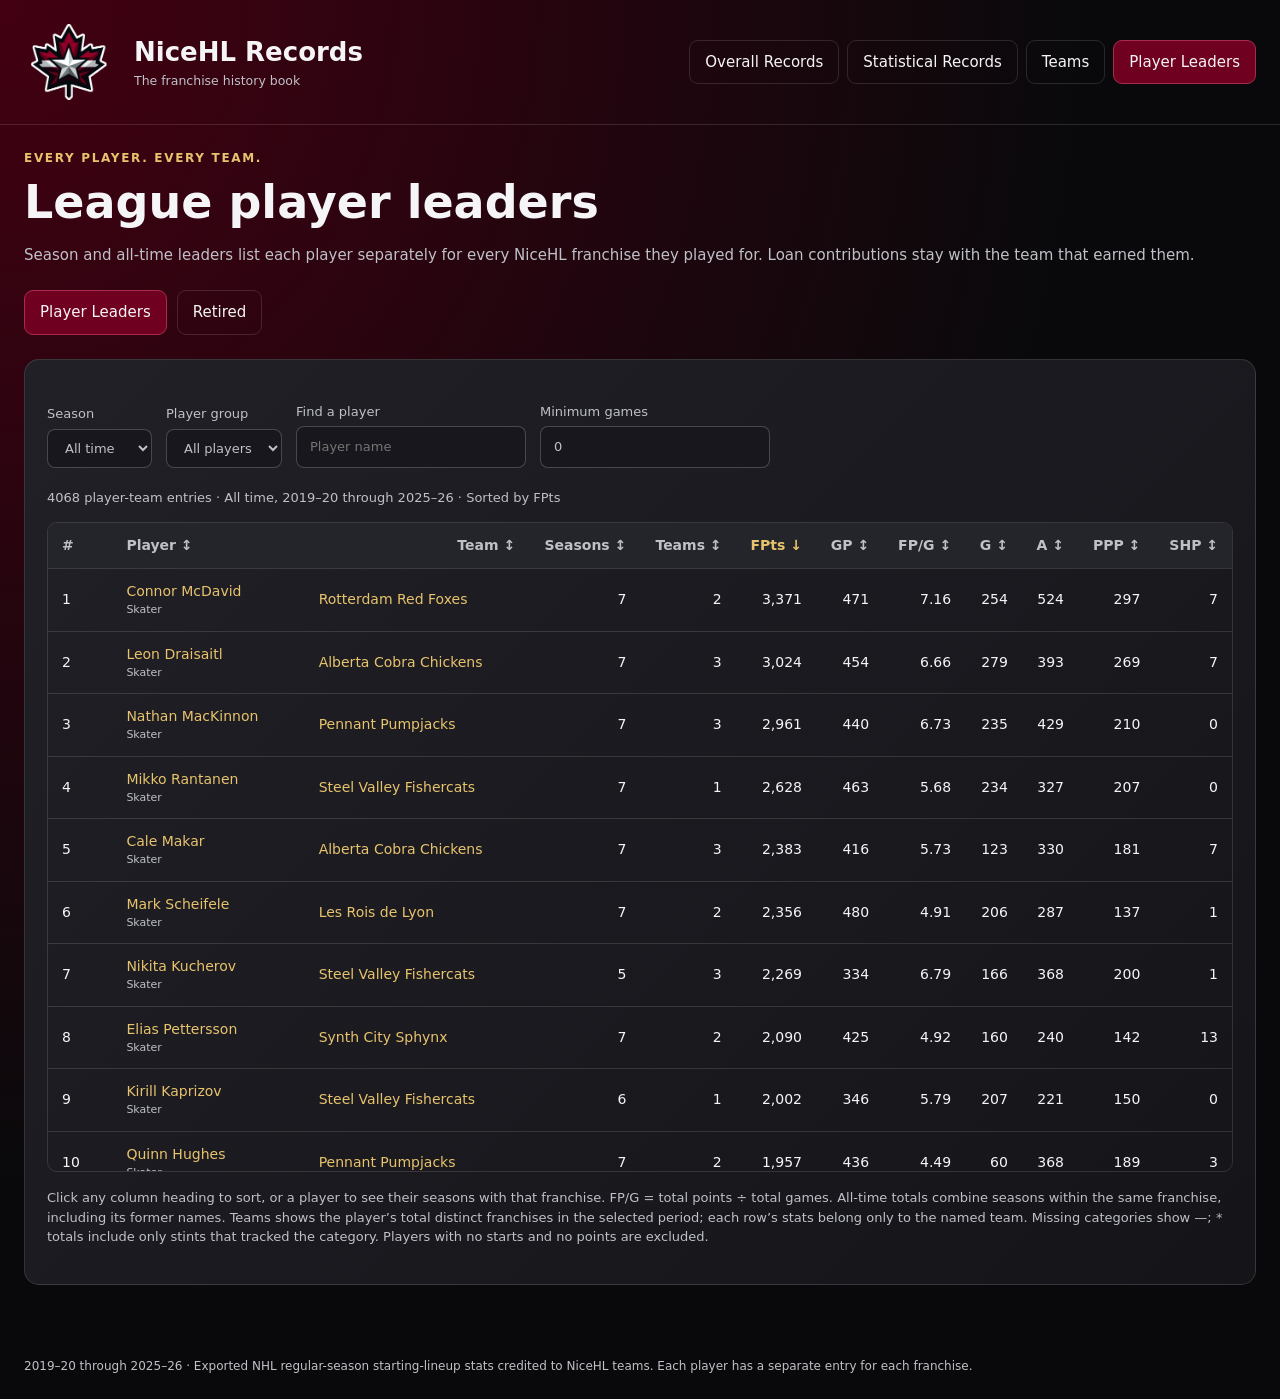
<file: leaders.html>
<!doctype html><html lang="en"><head><meta charset="utf-8"><meta name="viewport" content="width=device-width,initial-scale=1"><title>Player Leaders · NiceHL Records</title><meta name="description" content="NiceHL season and all-time player scoring leaders across all franchises."><link rel="stylesheet" href="assets/teams.css"><script type="module" src="assets/league-leaders.mjs?v=team-rows-2"></script></head><body><header><a class="brand" href="index.html"><img src="assets/nicehl-logo.png" alt="NiceHL"><div><strong>NiceHL Records</strong><small>The franchise history book</small></div></a><nav aria-label="Record book pages"><a href="index.html">Overall Records</a><a href="stats.html">Statistical Records</a><a href="teams.html">Teams</a><a href="leaders.html" aria-current="page">Player Leaders</a></nav></header><main class="shell"><div class="eyebrow">Every player. Every team.</div><h1>League player leaders</h1><p class="muted">Season and all-time leaders list each player separately for every NiceHL franchise they played for. Loan contributions stay with the team that earned them.</p><nav class="subnav" aria-label="Player views"><a href="leaders.html" aria-current="page">Player Leaders</a><a href="retired.html">Retired</a></nav><div id="status" class="status" role="status">Loading player leaders…</div><section id="leaderContent" hidden class="panel"><div class="toolbar"><label>Season<select id="leaderSeason"><option value="all">All time</option></select></label><label>Player group<select id="leaderGroup"><option value="all">All players</option><option value="skaters">Skaters</option><option value="goalies">Goalies</option></select></label><label>Find a player<input id="leaderSearch" type="search" placeholder="Player name"></label><label>Minimum games<input id="minimumGames" type="number" min="0" step="1" value="0"></label></div><p id="leaderCount" class="note" role="status"></p><div id="leaderTable"></div><p class="note" style="margin-top:16px">Click any column heading to sort, or a player to see their seasons with that franchise. FP/G = total points ÷ total games. All-time totals combine seasons within the same franchise, including its former names. Teams shows the player’s total distinct franchises in the selected period; each row’s stats belong only to the named team. Missing categories show —; * totals include only stints that tracked the category. Players with no starts and no points are excluded.</p></section></main><dialog id="playerDialog"><div class="dialog-head"><h2 id="playerTitle"></h2><button id="closePlayer" aria-label="Close player details">Close</button></div><div id="playerDetails"></div></dialog><footer>2019–20 through 2025–26 · Exported NHL regular-season starting-lineup stats credited to NiceHL teams. Each player has a separate entry for each franchise.</footer></body></html>
</file>
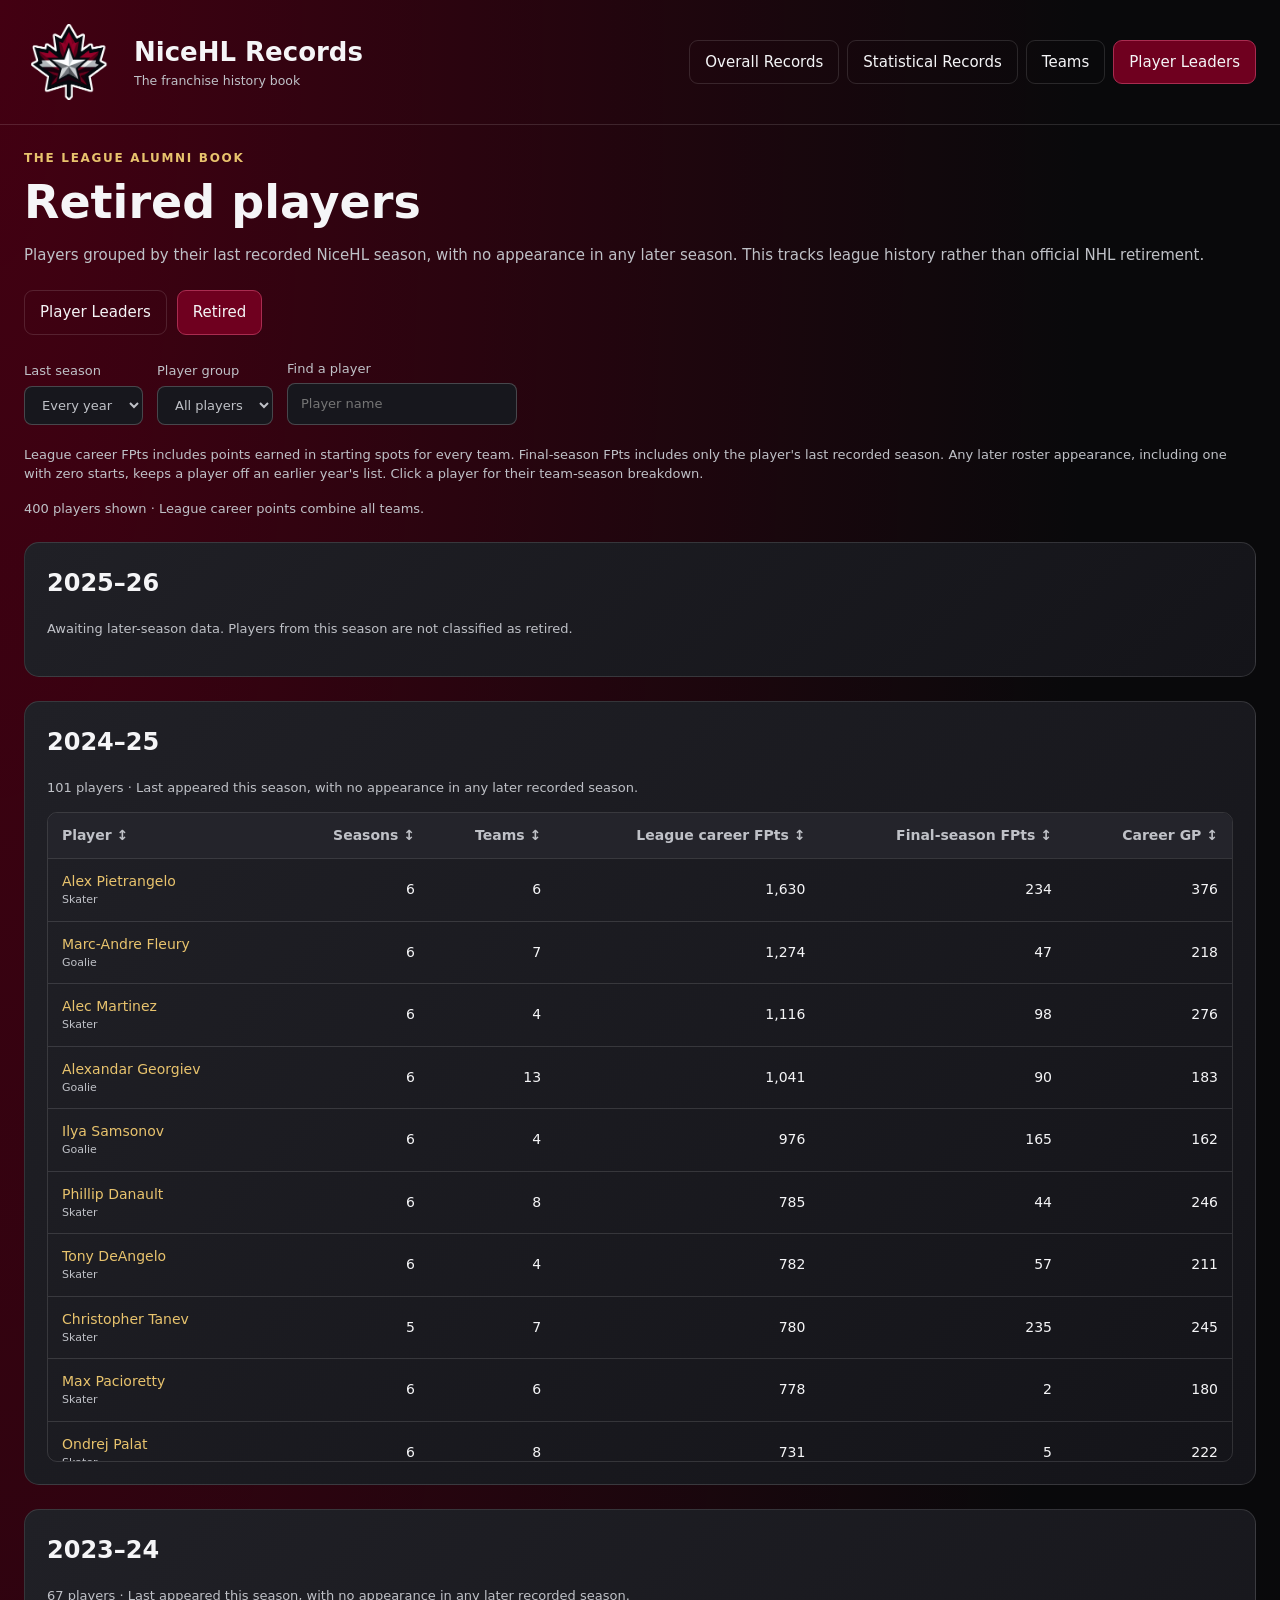
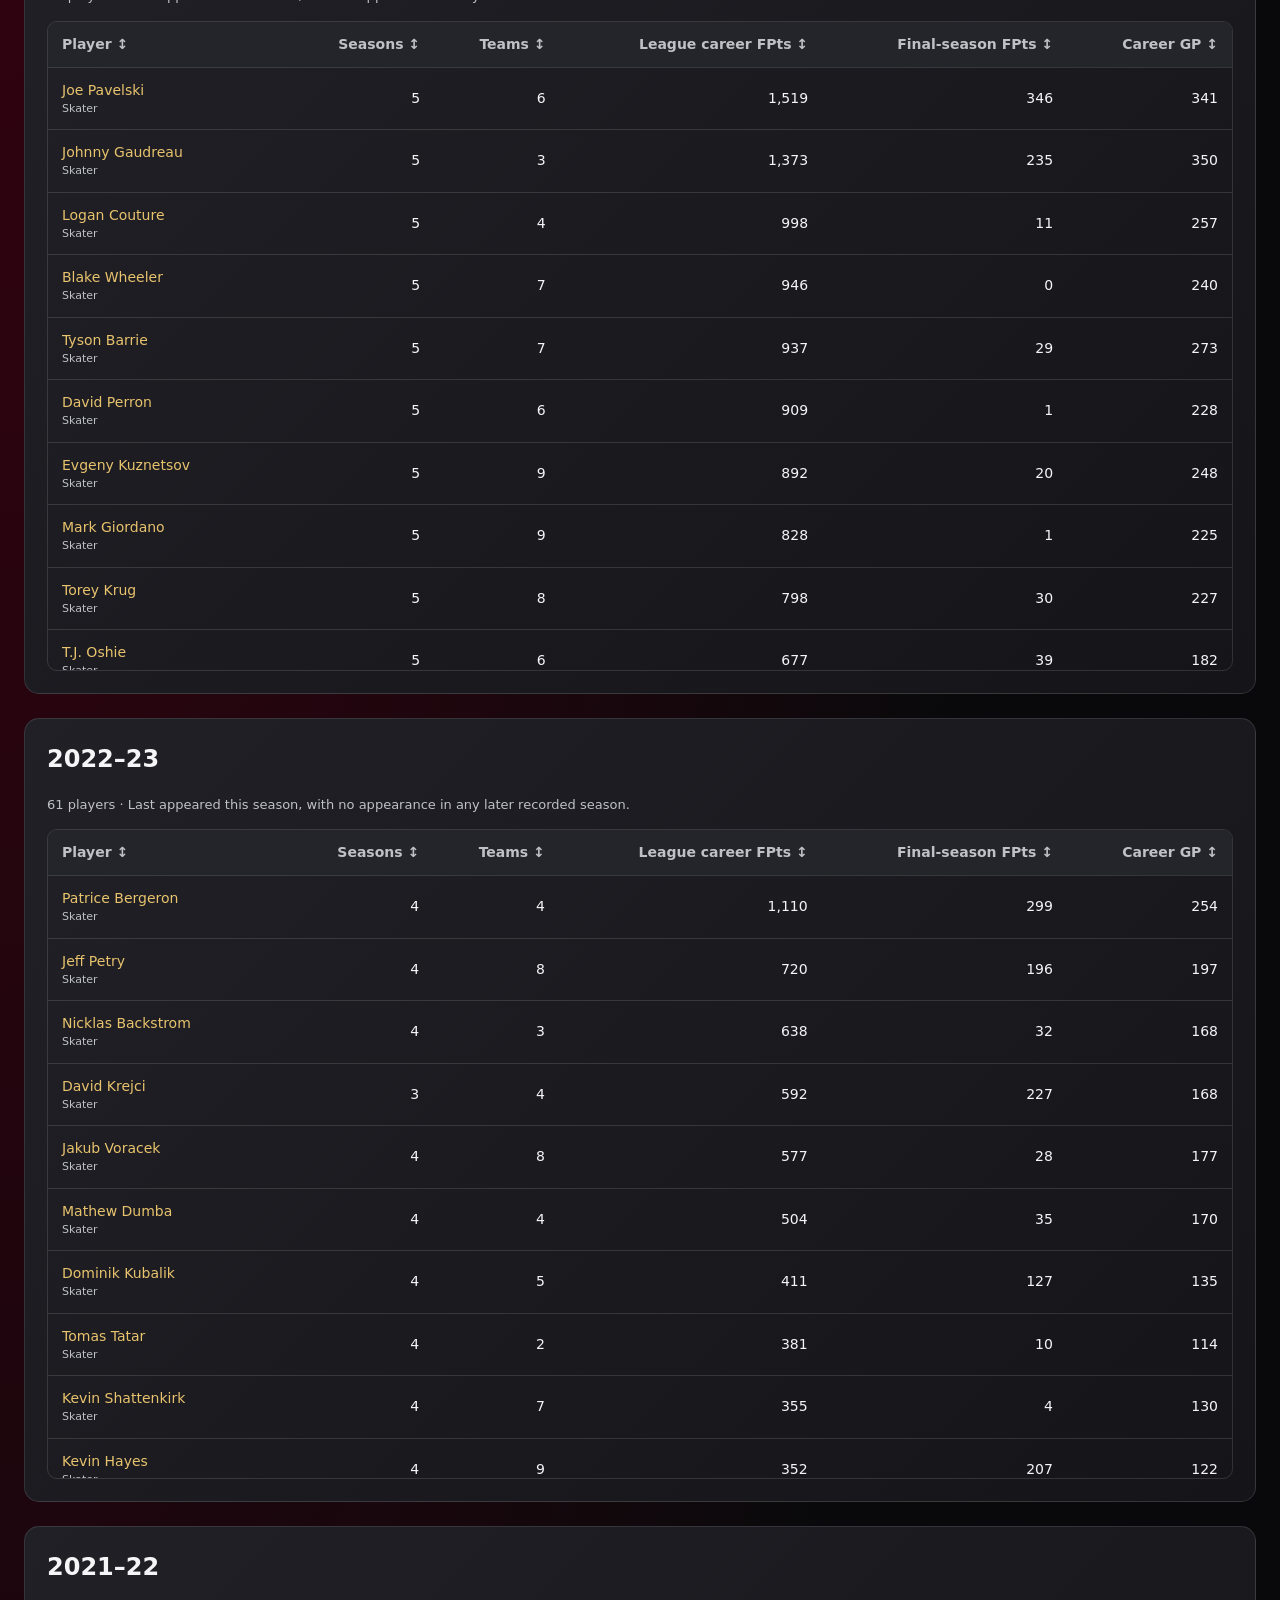
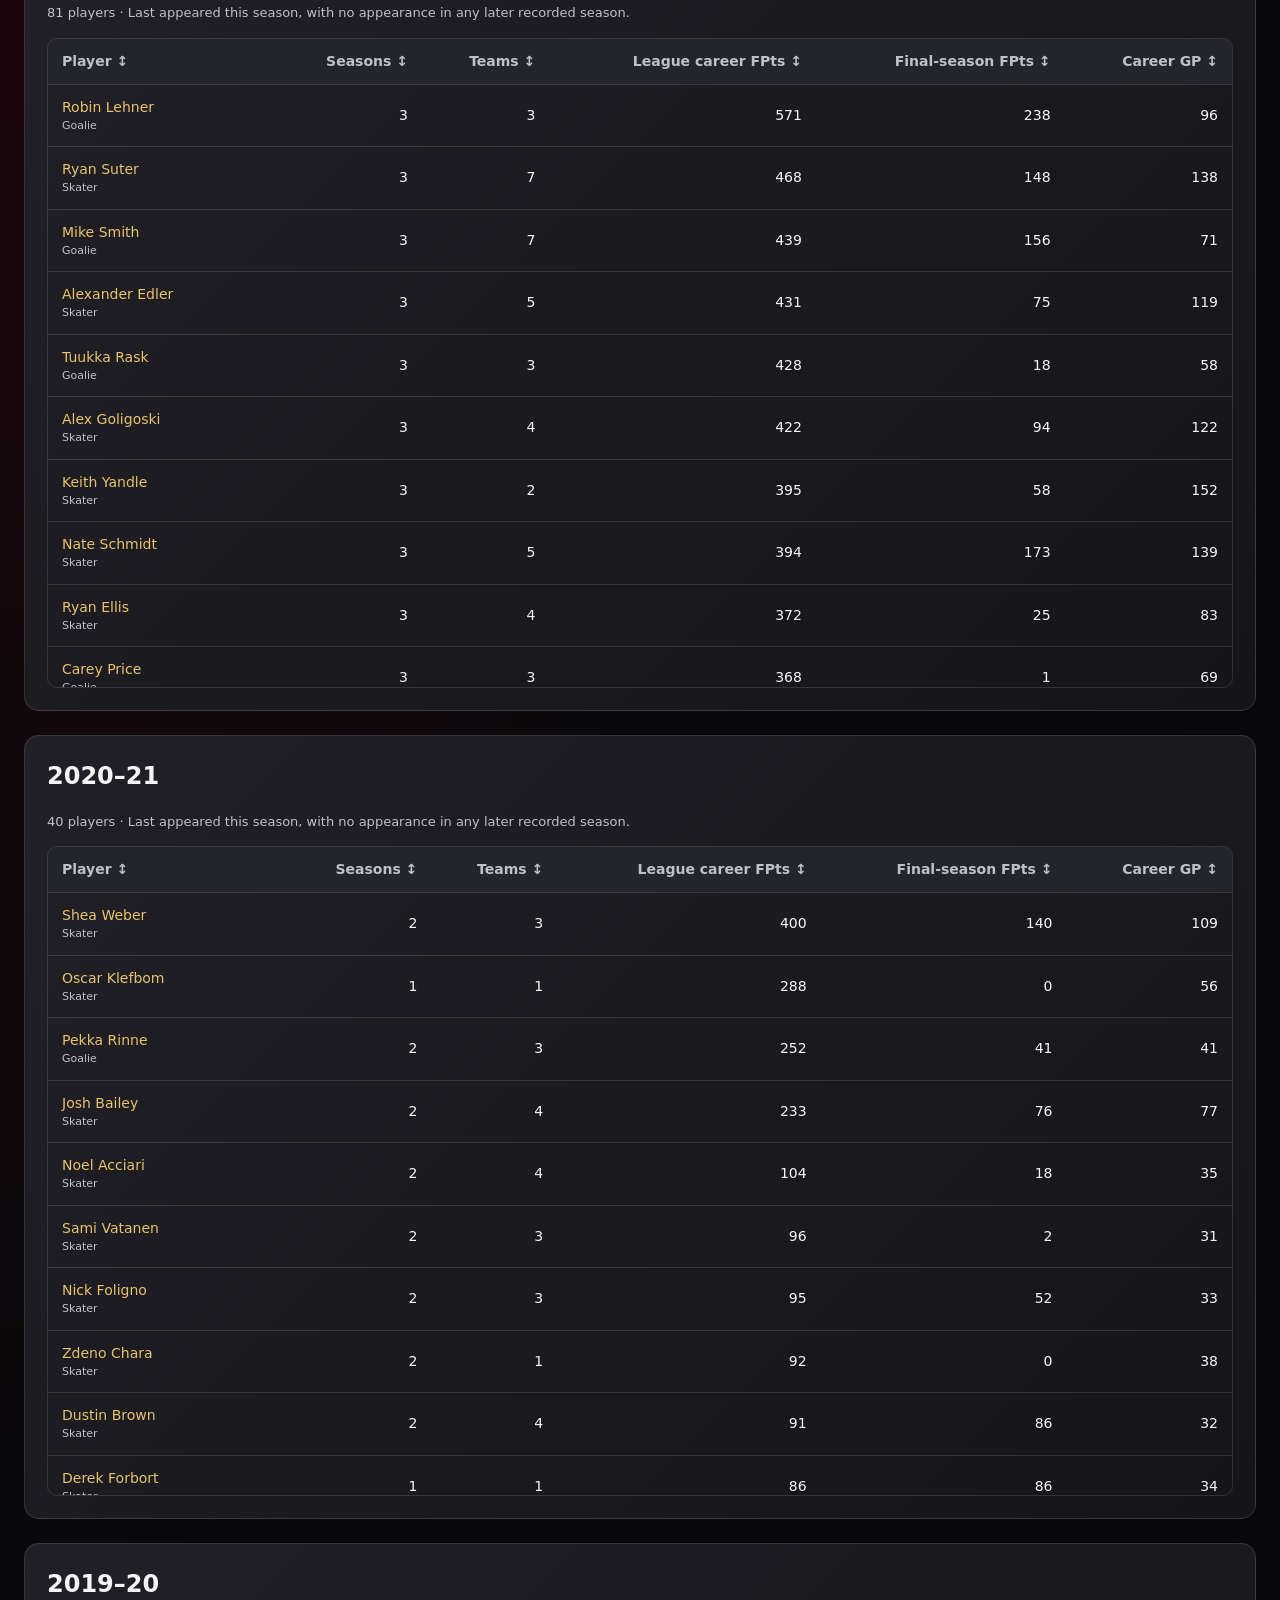
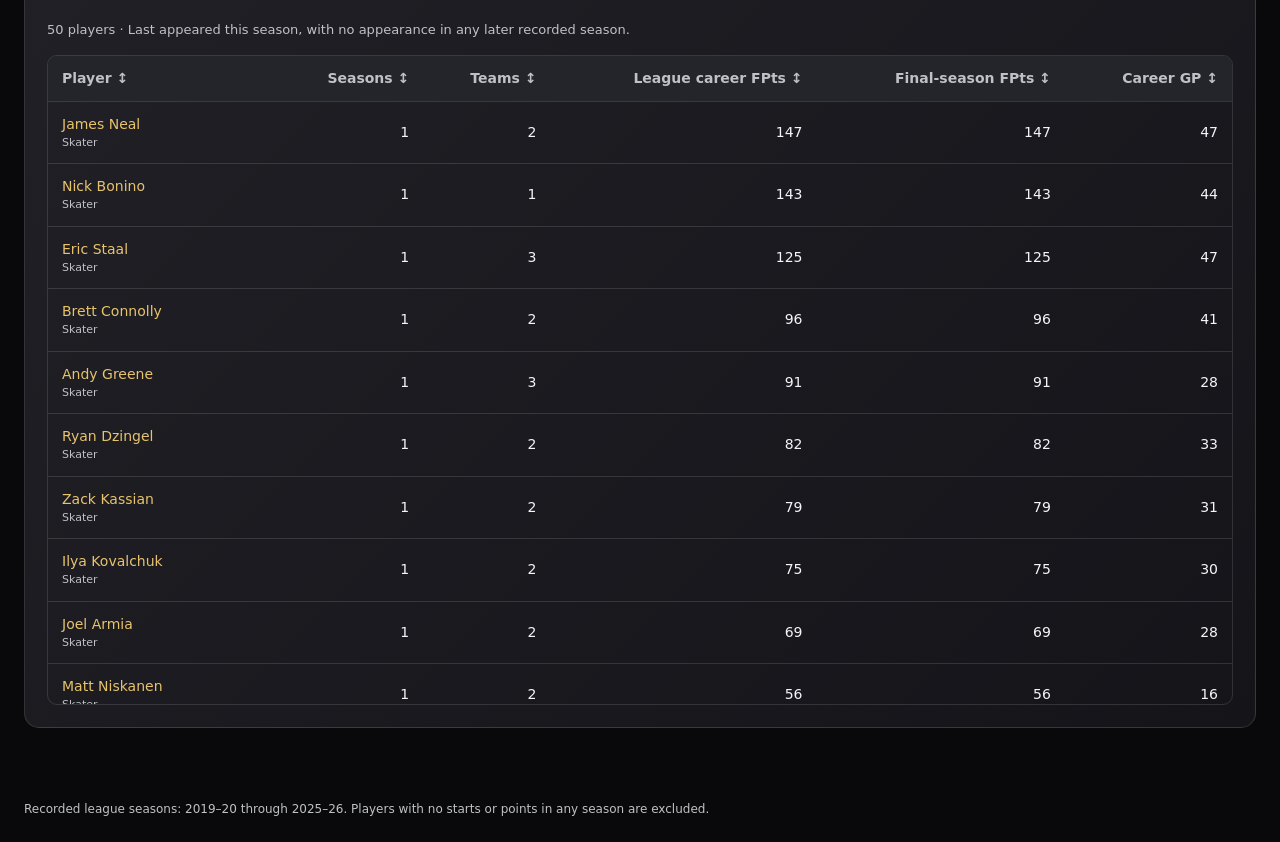
<file: retired.html>
<!doctype html><html lang="en"><head><meta charset="utf-8"><meta name="viewport" content="width=device-width,initial-scale=1"><title>Retired Players · NiceHL Records</title><link rel="stylesheet" href="assets/teams.css"><script type="module" src="assets/retired.mjs?v=retired-1"></script></head><body><header><a class="brand" href="index.html"><img src="assets/nicehl-logo.png" alt="NiceHL"><div><strong>NiceHL Records</strong><small>The franchise history book</small></div></a><nav aria-label="Record book pages"><a href="index.html">Overall Records</a><a href="stats.html">Statistical Records</a><a href="teams.html">Teams</a><a href="leaders.html" aria-current="page">Player Leaders</a></nav></header><main class="shell"><div class="eyebrow">The league alumni book</div><h1>Retired players</h1><p class="muted">Players grouped by their last recorded NiceHL season, with no appearance in any later season. This tracks league history rather than official NHL retirement.</p><nav class="subnav" aria-label="Player views"><a href="leaders.html">Player Leaders</a><a href="retired.html" aria-current="page">Retired</a></nav><div class="toolbar"><label>Last season<select id="retiredSeason"><option value="all">Every year</option></select></label><label>Player group<select id="retiredGroup"><option value="all">All players</option><option value="skaters">Skaters</option><option value="goalies">Goalies</option></select></label><label>Find a player<input id="retiredSearch" type="search" placeholder="Player name"></label></div><p class="note">League career FPts includes points earned in starting spots for every team. Final-season FPts includes only the player's last recorded season. Any later roster appearance, including one with zero starts, keeps a player off an earlier year's list. Click a player for their team-season breakdown.</p><div id="status" class="status" role="status">Loading retired players…</div><p id="retiredCount" class="note" role="status"></p><div id="retiredTables"></div></main><dialog id="playerDialog"><div class="dialog-head"><h2 id="playerTitle"></h2><button id="closePlayer">Close</button></div><div id="playerDetails"></div></dialog><footer>Recorded league seasons: 2019–20 through 2025–26. Players with no starts or points in any season are excluded.</footer></body></html>
</file>
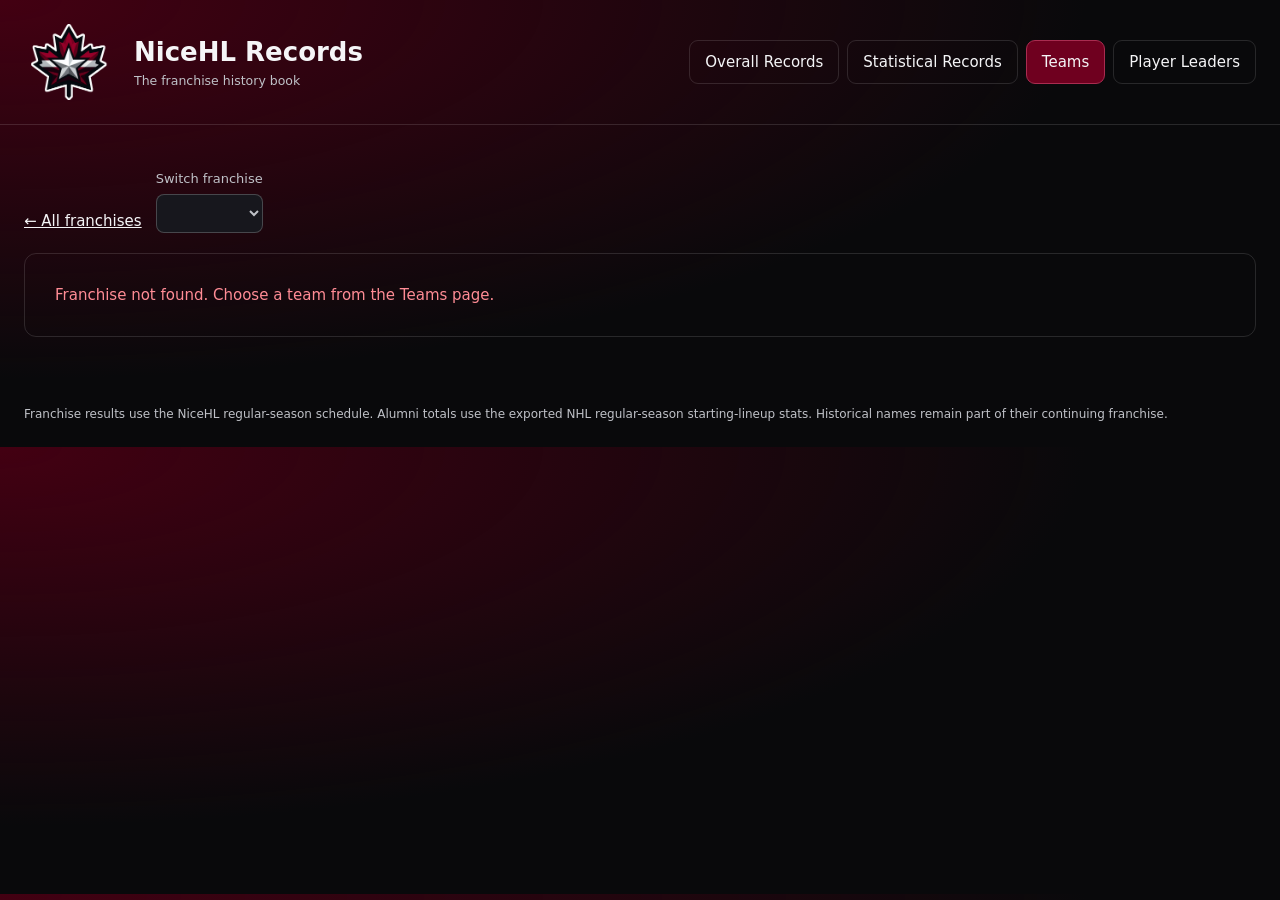
<file: team.html>
<!doctype html><html lang="en"><head><meta charset="utf-8"><meta name="viewport" content="width=device-width,initial-scale=1"><title>Franchise History · NiceHL Records</title><meta name="description" content="NiceHL franchise results, season history, records, rivalries, and alumni."><link rel="stylesheet" href="assets/teams.css"><script type="module" src="assets/teams.mjs"></script></head><body data-page="team"><header><a class="brand" href="index.html"><img src="assets/nicehl-logo.png" alt="NiceHL"><div><strong>NiceHL Records</strong><small>The franchise history book</small></div></a><nav aria-label="Record book pages"><a href="index.html">Overall Records</a><a href="stats.html">Statistical Records</a><a href="teams.html" aria-current="page">Teams</a><a href="leaders.html">Player Leaders</a></nav></header><main class="shell"><div class="toolbar"><a href="teams.html">← All franchises</a><label>Switch franchise<select id="franchiseSelect" aria-label="Switch franchise"></select></label></div><div id="status" class="status" role="status">Loading franchise history…</div><div id="teamContent" hidden><section id="hero" class="hero"></section><section id="summary" class="summary" aria-label="All-time regular-season results"></section><h2>Franchise leaders</h2><p class="note">Points and games credited while starting for this franchise. Season totals follow the NHL regular-season export.</p><section id="leaders" class="leaders"></section><nav class="subnav" aria-label="Franchise sections"><a href="#overview" data-section="overview" aria-current="page">Overview</a><a href="#alumni" data-section="alumni">Alumni</a><a href="#rivalries" data-section="rivalries">Rivalries</a><a href="#games" data-section="games">Game log</a></nav><section id="overview"><article class="panel"><h2>Season by season</h2><p class="note">Regular-season rank follows the record book standings: win percentage, wins, then points for.</p><div id="seasonTable"></div></article><article class="panel"><h2>Franchise records</h2><p class="note">NiceHL regular-season results. Streaks can span consecutive seasons.</p><div id="records" class="record-grid"></div></article><article class="panel"><h2>Franchise timeline</h2><div id="timeline" class="timeline"></div></article></section><section id="alumni" hidden class="panel"><h2>Franchise alumni</h2><p class="note">Only stats earned in a starting spot for this franchise. Players with no starts and no points are excluded. Click a player for their season breakdown.</p><div class="toolbar"><label>Player group<select id="alumniGroup"><option value="all">All players</option><option value="skaters">Skaters</option><option value="goalies">Goalies</option></select></label><label>Season<select id="alumniSeason"><option value="all">All seasons</option></select></label><label>Find a player<input id="alumniSearch" type="search" placeholder="Player name"></label></div><div id="alumniTable"></div><p id="alumniCount" class="note"></p></section><section id="rivalries" hidden class="panel"><h2>Head-to-head history</h2><p class="note">Select an opponent to see every regular-season matchup.</p><div id="rivalryTable"></div><div id="matchupHistory"></div></section><section id="games" hidden class="panel"><h2>Regular-season game log</h2><div class="toolbar"><label>Season<select id="gameSeason"><option value="all">All seasons</option></select></label><label>Result<select id="gameResult"><option value="all">All results</option><option value="W">Wins</option><option value="L">Losses</option><option value="T">Ties</option></select></label></div><div id="gameTable"></div></section></div></main><dialog id="playerDialog"><div class="dialog-head"><h2 id="playerTitle"></h2><button id="closePlayer" aria-label="Close player details">Close</button></div><div id="playerDetails"></div></dialog><footer>Franchise results use the NiceHL regular-season schedule. Alumni totals use the exported NHL regular-season starting-lineup stats. Historical names remain part of their continuing franchise.</footer></body></html>
</file>
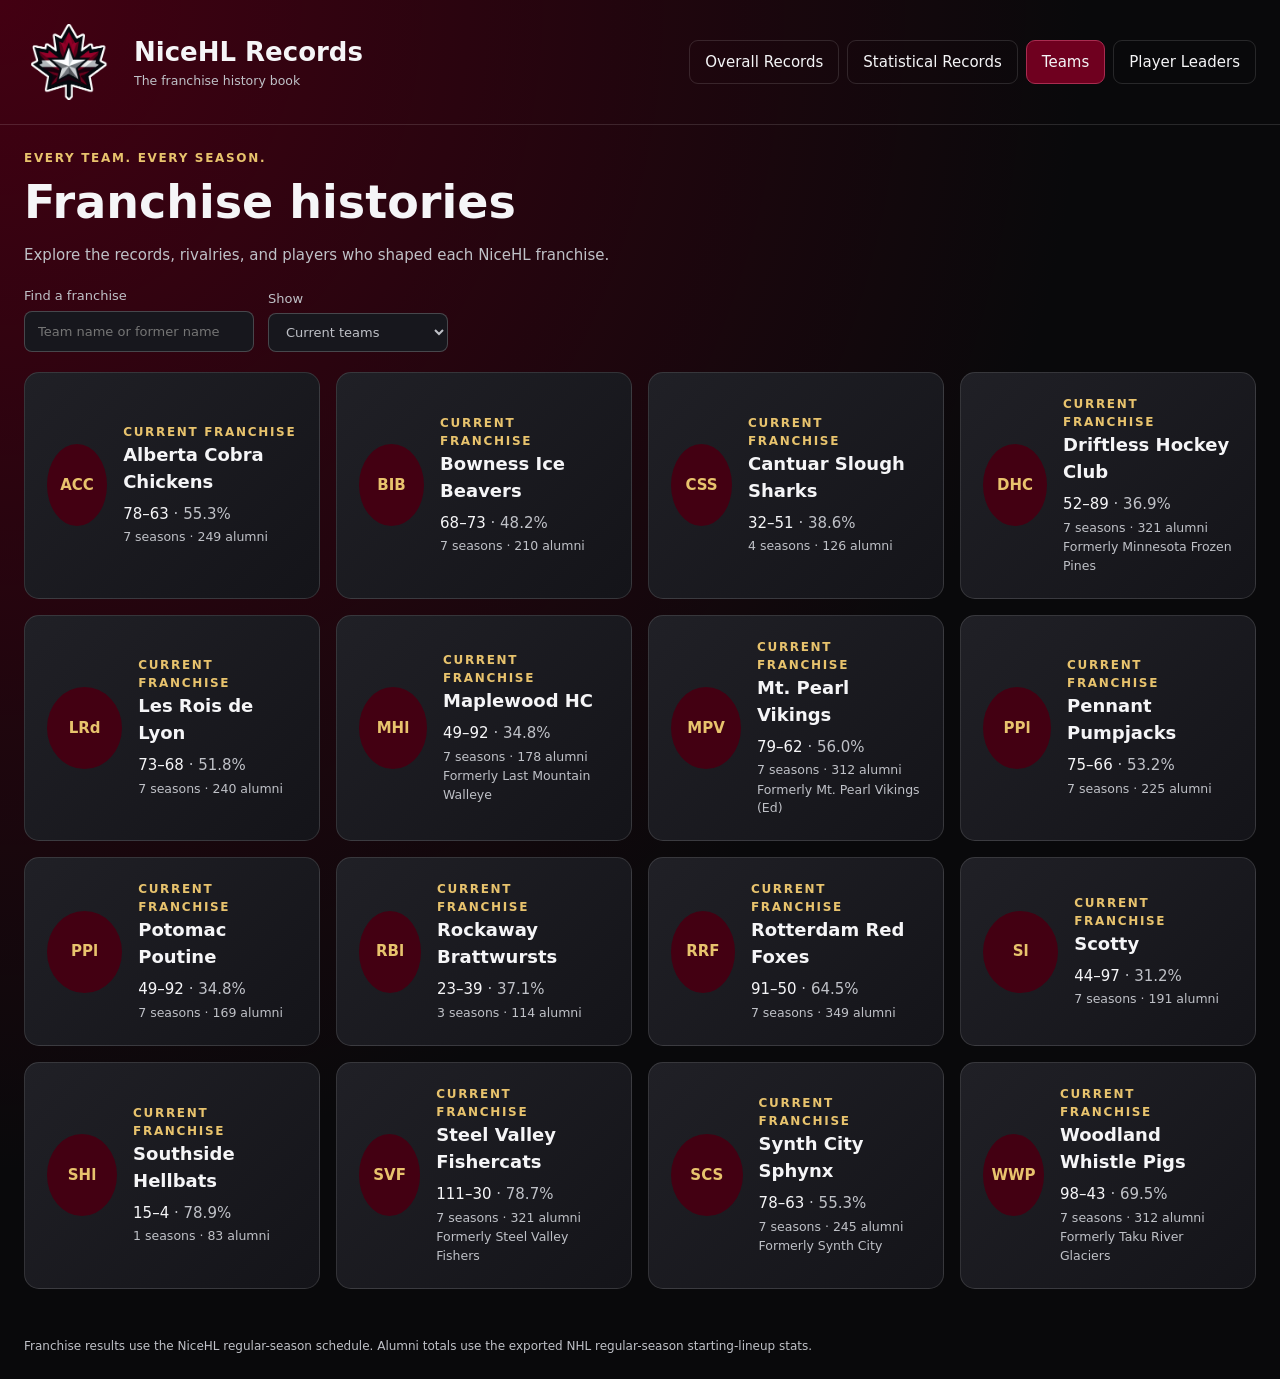
<file: teams.html>
<!doctype html><html lang="en"><head><meta charset="utf-8"><meta name="viewport" content="width=device-width,initial-scale=1"><title>Teams · NiceHL Records</title><meta name="description" content="Explore NiceHL franchise history, records, rivalries, and alumni scoring leaders."><link rel="stylesheet" href="assets/teams.css"><script type="module" src="assets/teams.mjs"></script></head><body data-page="directory"><header><a class="brand" href="index.html"><img src="assets/nicehl-logo.png" alt="NiceHL"><div><strong>NiceHL Records</strong><small>The franchise history book</small></div></a><nav aria-label="Record book pages"><a href="index.html">Overall Records</a><a href="stats.html">Statistical Records</a><a href="teams.html" aria-current="page">Teams</a><a href="leaders.html">Player Leaders</a></nav></header><main class="shell"><div class="eyebrow">Every team. Every season.</div><h1>Franchise histories</h1><p class="muted">Explore the records, rivalries, and players who shaped each NiceHL franchise.</p><div class="toolbar"><label>Find a franchise<input id="teamSearch" type="search" placeholder="Team name or former name"></label><label>Show<select id="teamStatus"><option value="current">Current teams</option><option value="all">All franchises</option><option value="historical">Historical franchises</option></select></label></div><div id="status" class="status" role="status">Loading franchise histories…</div><div id="teamGrid" class="grid"></div></main><footer>Franchise results use the NiceHL regular-season schedule. Alumni totals use the exported NHL regular-season starting-lineup stats.</footer></body></html>
</file>
<file: assets/teams.css>
:root{color-scheme:dark;--gold:#e8c36d;--muted:#bfc1c7;--line:#ffffff20;--green:#72d89b;--red:#ff8c95}*{box-sizing:border-box}body{margin:0;background:radial-gradient(ellipse at top left,#430012,transparent 60%),#09090b;color:#f5f5f7;font:15px/1.5 Inter,system-ui,sans-serif}a{color:inherit}button,input,select{font:inherit}button,select,input{background:#17171d;border:1px solid #ffffff35;color:inherit;border-radius:8px;padding:10px 13px}button,select{cursor:pointer}button:hover,a.card:hover{border-color:var(--gold)}:focus-visible{outline:3px solid var(--gold);outline-offset:3px}header,.shell{max-width:1450px;margin:auto;padding:24px}header{display:flex;align-items:center;justify-content:space-between;gap:24px;border-bottom:1px solid var(--line)}.brand{display:flex;gap:18px;align-items:center;text-decoration:none}.brand img{width:92px;height:76px;object-fit:contain}.brand strong{font-size:26px}.brand small{display:block;color:var(--muted)}nav{display:flex;gap:8px;flex-wrap:wrap}nav a,.subnav a{padding:10px 15px;border-radius:9px;text-decoration:none;border:1px solid var(--line)}nav a[aria-current],.subnav a[aria-current]{background:#6f001f;border-color:#a92c50}.eyebrow{font-size:12px;font-weight:800;letter-spacing:.14em;text-transform:uppercase;color:var(--gold)}h1{font-size:clamp(28px,4vw,46px);line-height:1.12;margin:10px 0 15px}h2{font-size:24px;margin:0 0 18px}h3{margin:0 0 8px;font-size:18px}p{margin:0 0 15px}.muted,.note{color:var(--muted)}.note{font-size:13px}.toolbar{display:flex;align-items:end;gap:14px;flex-wrap:wrap;margin:20px 0}.toolbar label{display:grid;gap:5px;font-size:13px;color:var(--muted)}.toolbar input{min-width:230px}.grid{display:grid;grid-template-columns:repeat(auto-fit,minmax(245px,1fr));gap:16px}.card,.panel{background:linear-gradient(135deg,#202026,#141419);border:1px solid var(--line);border-radius:15px;padding:22px}.card{display:block;text-decoration:none}.team-card{display:flex;align-items:center;gap:16px;min-height:130px;transition:border-color .15s,transform .15s}.team-card:hover{transform:translateY(-2px)}.logo{width:82px;height:82px;object-fit:contain;flex-shrink:0}.fallback{width:82px;height:82px;display:grid;place-items:center;background:#430012;border-radius:50%;font-weight:800;color:var(--gold)}.hero{display:flex;gap:24px;align-items:center;margin:16px 0 24px}.hero .logo{width:120px;height:120px}.hero p{max-width:780px}.summary{display:grid;grid-template-columns:repeat(6,1fr);gap:12px;margin:24px 0}.metric{border:1px solid var(--line);border-radius:12px;background:#19191e;padding:17px}.metric span,.metric small{display:block;color:var(--muted);font-size:12px}.metric strong{font-size:26px;white-space:nowrap}.positive{color:var(--green)}.negative{color:var(--red)}.leaders{display:grid;grid-template-columns:repeat(4,1fr);gap:14px;margin:18px 0 24px}.leader strong{display:block;color:var(--gold);font-size:24px}.leader small{display:block;color:var(--muted)}.subnav{display:flex;gap:10px;overflow-x:auto;margin:24px 0}.subnav a{white-space:nowrap}.panel{margin:24px 0}.table-wrap{overflow:auto;max-height:650px;border:1px solid var(--line);border-radius:10px}table{border-collapse:collapse;width:100%;font-size:14px}th,td{padding:12px 14px;text-align:right;border-bottom:1px solid var(--line);white-space:nowrap}th{position:sticky;top:0;background:#24242b;color:var(--muted);z-index:1}th:first-child,td:first-child{text-align:left}td.player{text-align:left}tbody tr:hover{background:#ffffff06}td a{text-decoration:none;color:var(--gold)}td a:hover{text-decoration:underline}th button{border:0;padding:0;background:transparent;color:inherit;font-size:inherit}th button[aria-pressed=true]{color:var(--gold)}td small{display:block;color:var(--muted);font-size:11px}.record-grid{display:grid;grid-template-columns:repeat(auto-fit,minmax(230px,1fr));gap:14px}.record strong{font-size:25px;color:var(--gold);display:block}.record small{color:var(--muted);display:block}.timeline{display:flex;gap:12px;overflow:auto;padding-bottom:8px}.timeline .card{min-width:190px}.timeline strong{color:var(--gold);display:block;margin-bottom:8px}.empty{padding:24px;color:var(--muted)}details summary{cursor:pointer;color:var(--gold)}.status{padding:30px;border:1px solid var(--line);border-radius:12px;margin:20px 0}.status.error{color:var(--red)}dialog{background:#18181e;color:white;border:1px solid var(--line);border-radius:16px;width:min(900px,95vw);max-height:85vh;padding:24px}dialog::backdrop{background:#000b}.dialog-head{display:flex;justify-content:space-between;gap:20px}.hidden,[hidden]{display:none!important}footer{max-width:1450px;margin:auto;padding:24px;color:var(--muted);font-size:12px}button.clear{padding:8px 14px}@media(max-width:950px){header{flex-wrap:wrap}.summary{grid-template-columns:repeat(3,1fr)}.leaders{grid-template-columns:repeat(2,1fr)}}@media(max-width:560px){header,.shell{padding:16px}.brand img{width:70px;height:56px}.brand strong{font-size:22px}nav a{padding:8px 10px;font-size:13px}.hero{align-items:flex-start;gap:15px}.hero .logo{width:75px;height:75px}.summary{grid-template-columns:repeat(2,1fr)}.metric strong{font-size:23px}.leaders{grid-template-columns:1fr}.panel{padding:16px}.toolbar label,.toolbar input,.toolbar select{width:100%}.team-card{min-height:115px}.grid{grid-template-columns:1fr}}

#alumniTable th:nth-child(2),#alumniTable td:nth-child(2),#seasonTable th:nth-child(2),#seasonTable td:nth-child(2),#playerDetails th:nth-child(2),#playerDetails td:nth-child(2){text-align:left}#alumniTable td:nth-child(2){white-space:normal;min-width:190px}

#leaderTable th:nth-child(2),#leaderTable td:nth-child(2){text-align:left}#leaderTable td:nth-child(2){min-width:190px}th[aria-sort]{color:var(--gold)}

.player-link{background:none;border:0;padding:0;color:var(--gold);text-align:left}.player-link:hover{text-decoration:underline}
</file>
